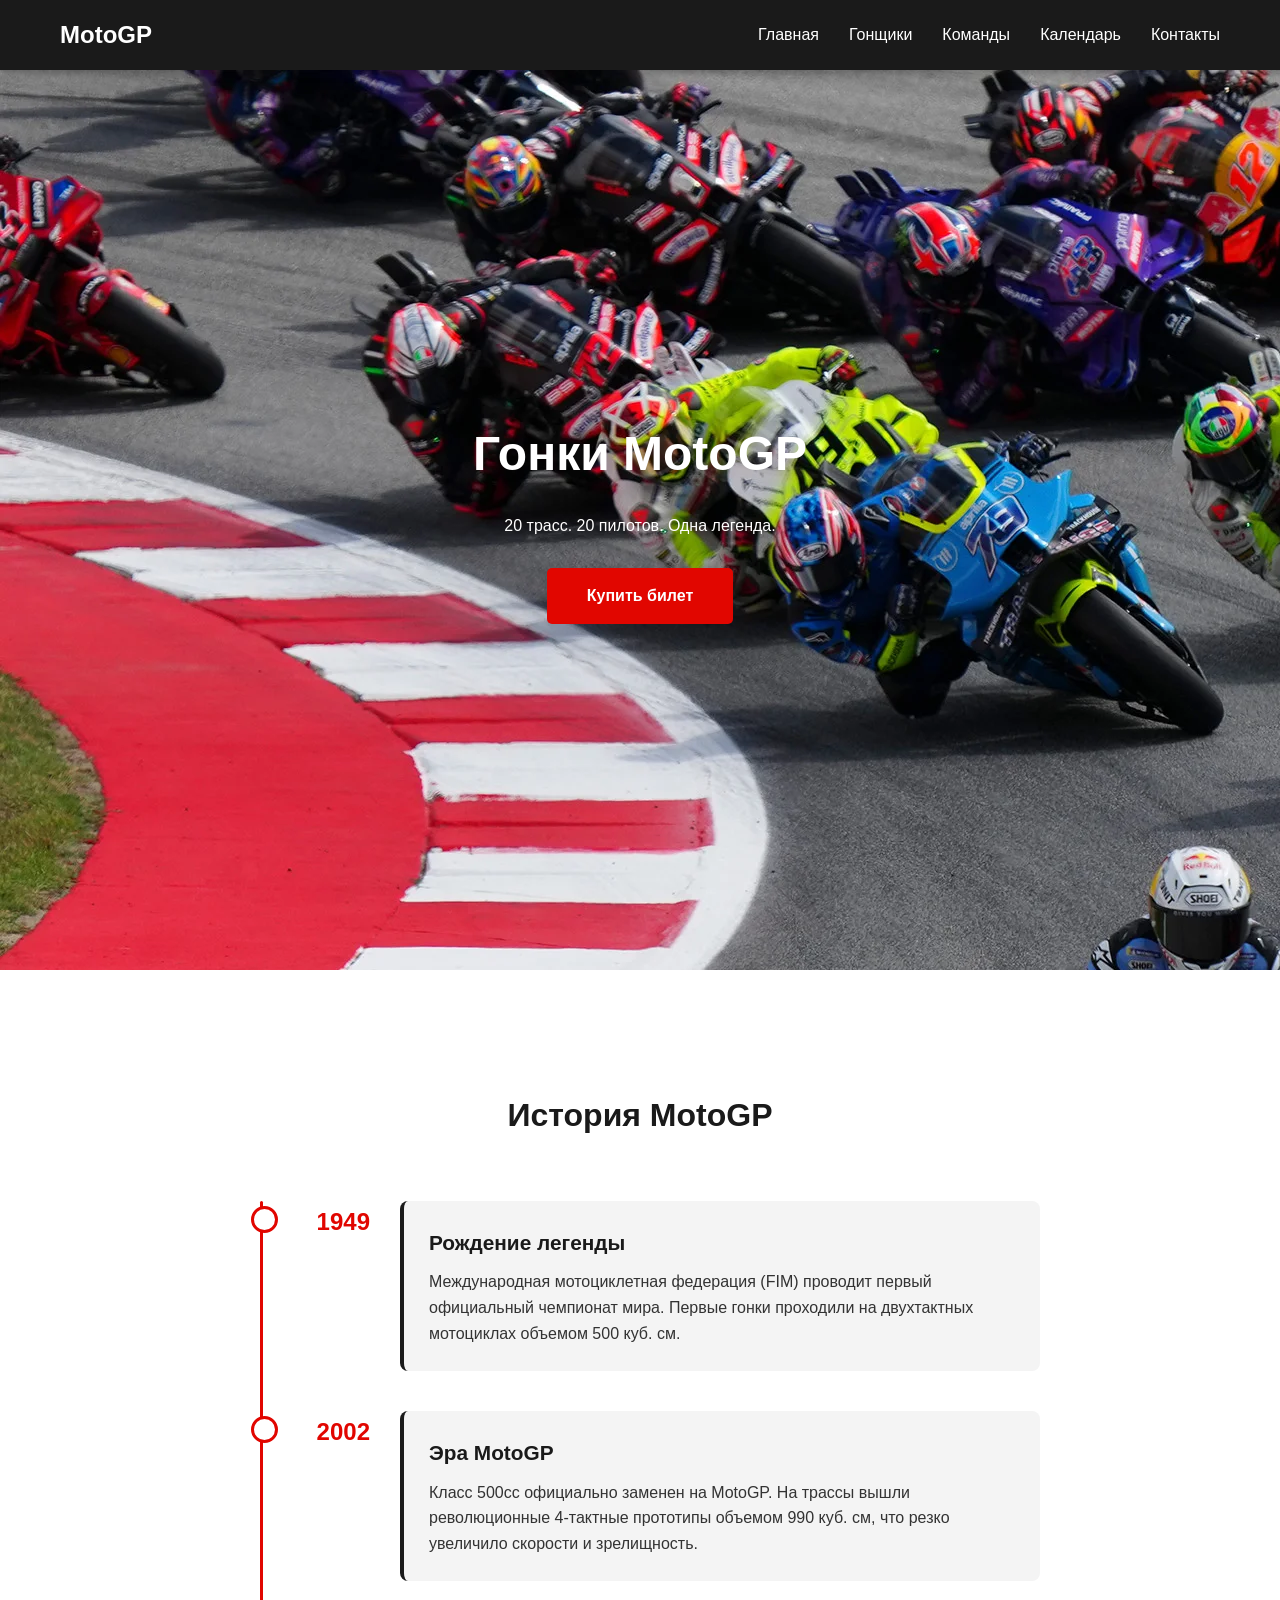
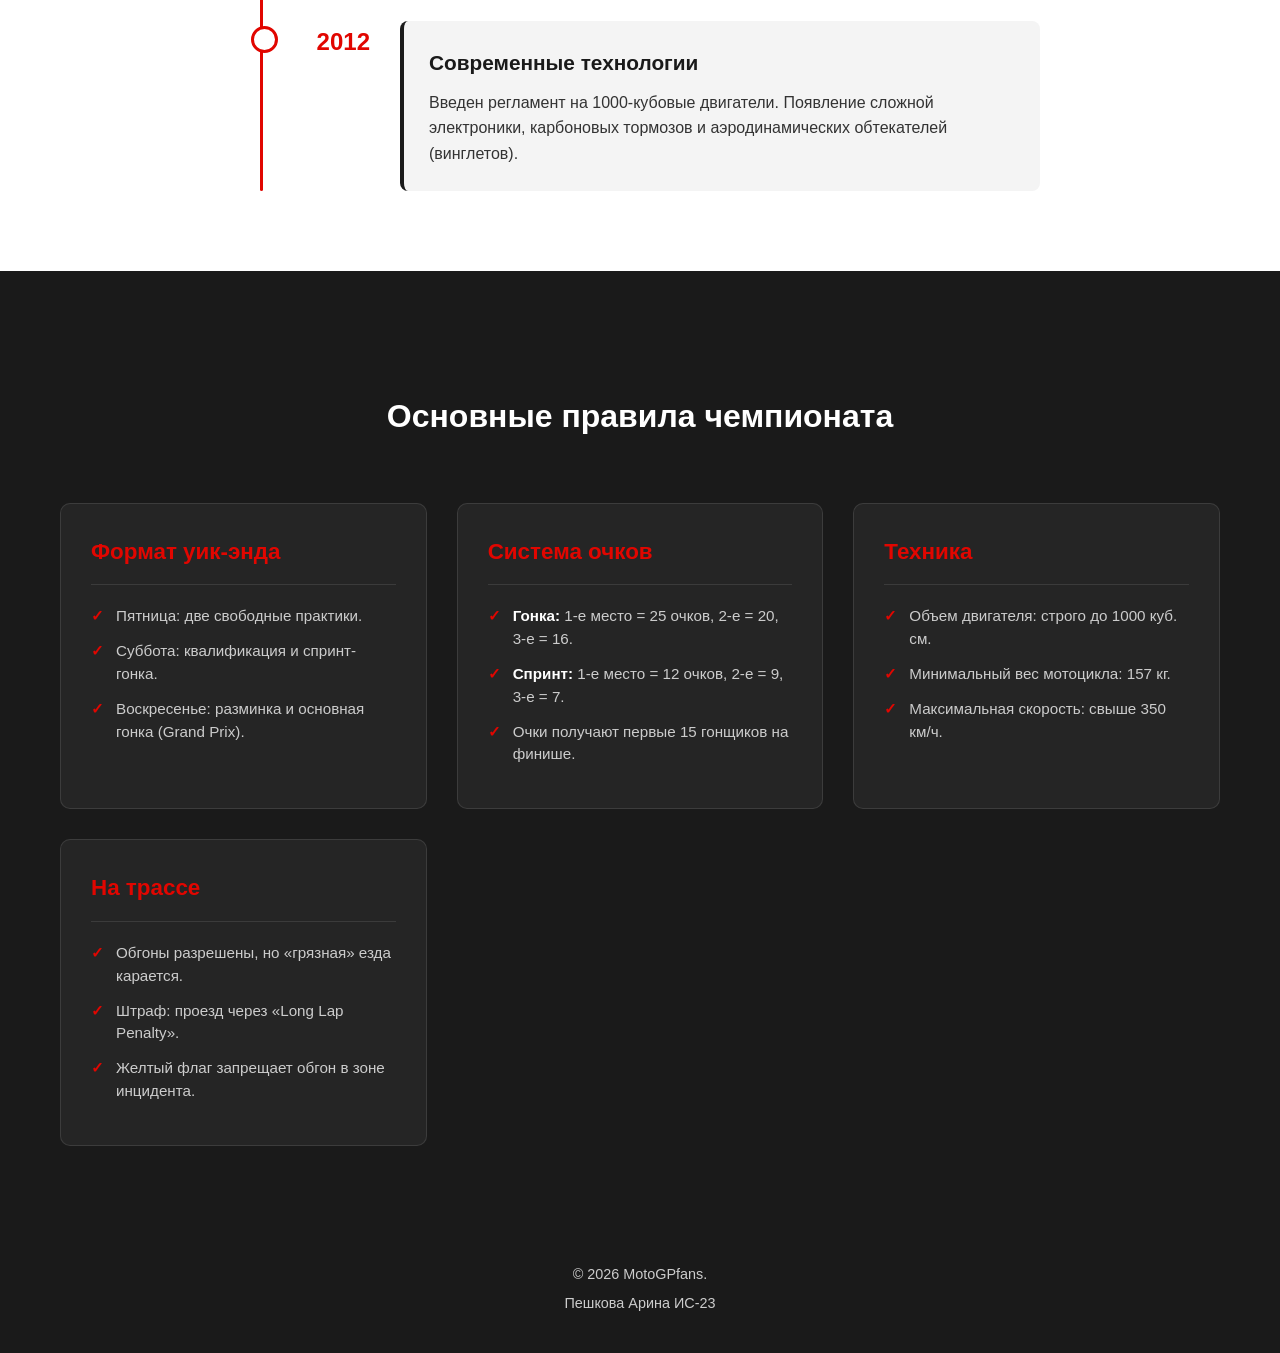
<file: index.html>
<!DOCTYPE html>
<html lang="ru">

<head>
    <meta charset="UTF-8">
    <meta name="viewport" content="width=device-width, initial-scale=1.0">
    <meta name="description" content="[Краткое описание сайта для поисковых систем]">
    <meta name="keywords" content="[мотогонки]">
    <title>О motoGP</title>
    <link rel="stylesheet" href="style.css">
</head>

<body>

    <header class="header">
        <div class="header__container container">
            <a href="index.html" class="header__logo">
                <span class="header__logo-text">MotoGP</span>
            </a>

            <nav class="header__nav" id="main-nav">
                <ul class="header__nav-list">
                    <li class="header__nav-item"><a href="index.html" class="header__nav-link">Главная</a></li>
                    <li class="header__nav-item"><a href="racers.html" class="header__nav-link">Гонщики</a></li>
                    <li class="header__nav-item"><a href="teams.html" class="header__nav-link">Команды</a></li>
                    <li class="header__nav-item"><a href="calendar.html" class="header__nav-link">Календарь</a></li>
                    <li class="header__nav-item"><a href="contact.html" class="header__nav-link">Контакты</a></li>
                </ul>
            </nav>

            <button class="header__burger" id="burger-btn" aria-label="Открыть меню">
                <span></span>
                <span></span>
                <span></span>
            </button>
        </div>
    </header>

    <main class="main">
        <section id="home" class="section hero home">
            <div class="container">
                <h1 class="hero__title">Гонки MotoGP</h1>
                <p class="hero__subtitle">20 трасс. 20 пилотов. Одна легенда.</p>
                <a href="contact.html" class="hero__btn">Купить билет</a>
            </div>
        </section>

        <section class="history">
            <div class="container history__container">
                <h2 class="section__title">История MotoGP</h2>
                <div class="history__timeline">
                    <article class="history__item">
                        <span class="history__year">1949</span>
                        <div class="history__content">
                            <h3 class="history__subtitle">Рождение легенды</h3>
                            <p class="history__text">Международная мотоциклетная федерация (FIM) проводит первый официальный
                                чемпионат мира. Первые гонки проходили на двухтактных мотоциклах объемом 500 куб. см.</p>
                        </div>
                    </article>
                    <article class="history__item">
                        <span class="history__year">2002</span>
                        <div class="history__content">
                            <h3 class="history__subtitle">Эра MotoGP</h3>
                            <p class="history__text">Класс 500cc официально заменен на MotoGP. На трассы вышли революционные
                                4-тактные прототипы объемом 990 куб. см, что резко увеличило скорости и зрелищность.</p>
                        </div>
                    </article>
                    <article class="history__item">
                        <span class="history__year">2012</span>
                        <div class="history__content">
                            <h3 class="history__subtitle">Современные технологии</h3>
                            <p class="history__text">Введен регламент на 1000-кубовые двигатели. Появление сложной электроники,
                                карбоновых тормозов и аэродинамических обтекателей (винглетов).</p>
                        </div>
                    </article>
                </div>
            </div>
        </section>
        
        <section class="rules">
            <div class="container rules__container">
                <h2 class="section__title">Основные правила чемпионата</h2>
                <div class="rules__grid">

                    <div class="rules__card">
                        <h3 class="rules__card-title">Формат уик-энда</h3>
                        <ul class="rules__list">
                            <li class="rules__list-item">Пятница: две свободные практики.</li>
                            <li class="rules__list-item">Суббота: квалификация и спринт-гонка.</li>
                            <li class="rules__list-item">Воскресенье: разминка и основная гонка (Grand Prix).</li>
                        </ul>
                    </div>

                    <div class="rules__card">
                        <h3 class="rules__card-title">Система очков</h3>
                        <ul class="rules__list">
                            <li class="rules__list-item"><strong>Гонка:</strong> 1-е место = 25 очков, 2-е = 20, 3-е = 16.</li>
                            <li class="rules__list-item"><strong>Спринт:</strong> 1-е место = 12 очков, 2-е = 9, 3-е = 7.</li>
                            <li class="rules__list-item">Очки получают первые 15 гонщиков на финише.</li>
                        </ul>
                    </div>

                    <div class="rules__card">
                        <h3 class="rules__card-title">Техника</h3>
                        <ul class="rules__list">
                            <li class="rules__list-item">Объем двигателя: строго до 1000 куб. см.</li>
                            <li class="rules__list-item">Минимальный вес мотоцикла: 157 кг.</li>
                            <li class="rules__list-item">Максимальная скорость: свыше 350 км/ч.</li>
                        </ul>
                    </div>

                    <div class="rules__card">
                        <h3 class="rules__card-title">На трассе</h3>
                        <ul class="rules__list">
                            <li class="rules__list-item">Обгоны разрешены, но «грязная» езда карается.</li>
                            <li class="rules__list-item">Штраф: проезд через «Long Lap Penalty».</li>
                            <li class="rules__list-item">Желтый флаг запрещает обгон в зоне инцидента.</li>
                        </ul>
                    </div>
                </div>
            </div>
        </section>
    </main>

    <footer class="footer">
        <div class="container footer__container">
            <p class="footer__text">© 2026 MotoGPfans.</p>
            <p class="footer__text">Пешкова Арина ИС-23</p>
        </div>
    </footer>

    <script src="script.js"></script>
</body>

</html>
</file>
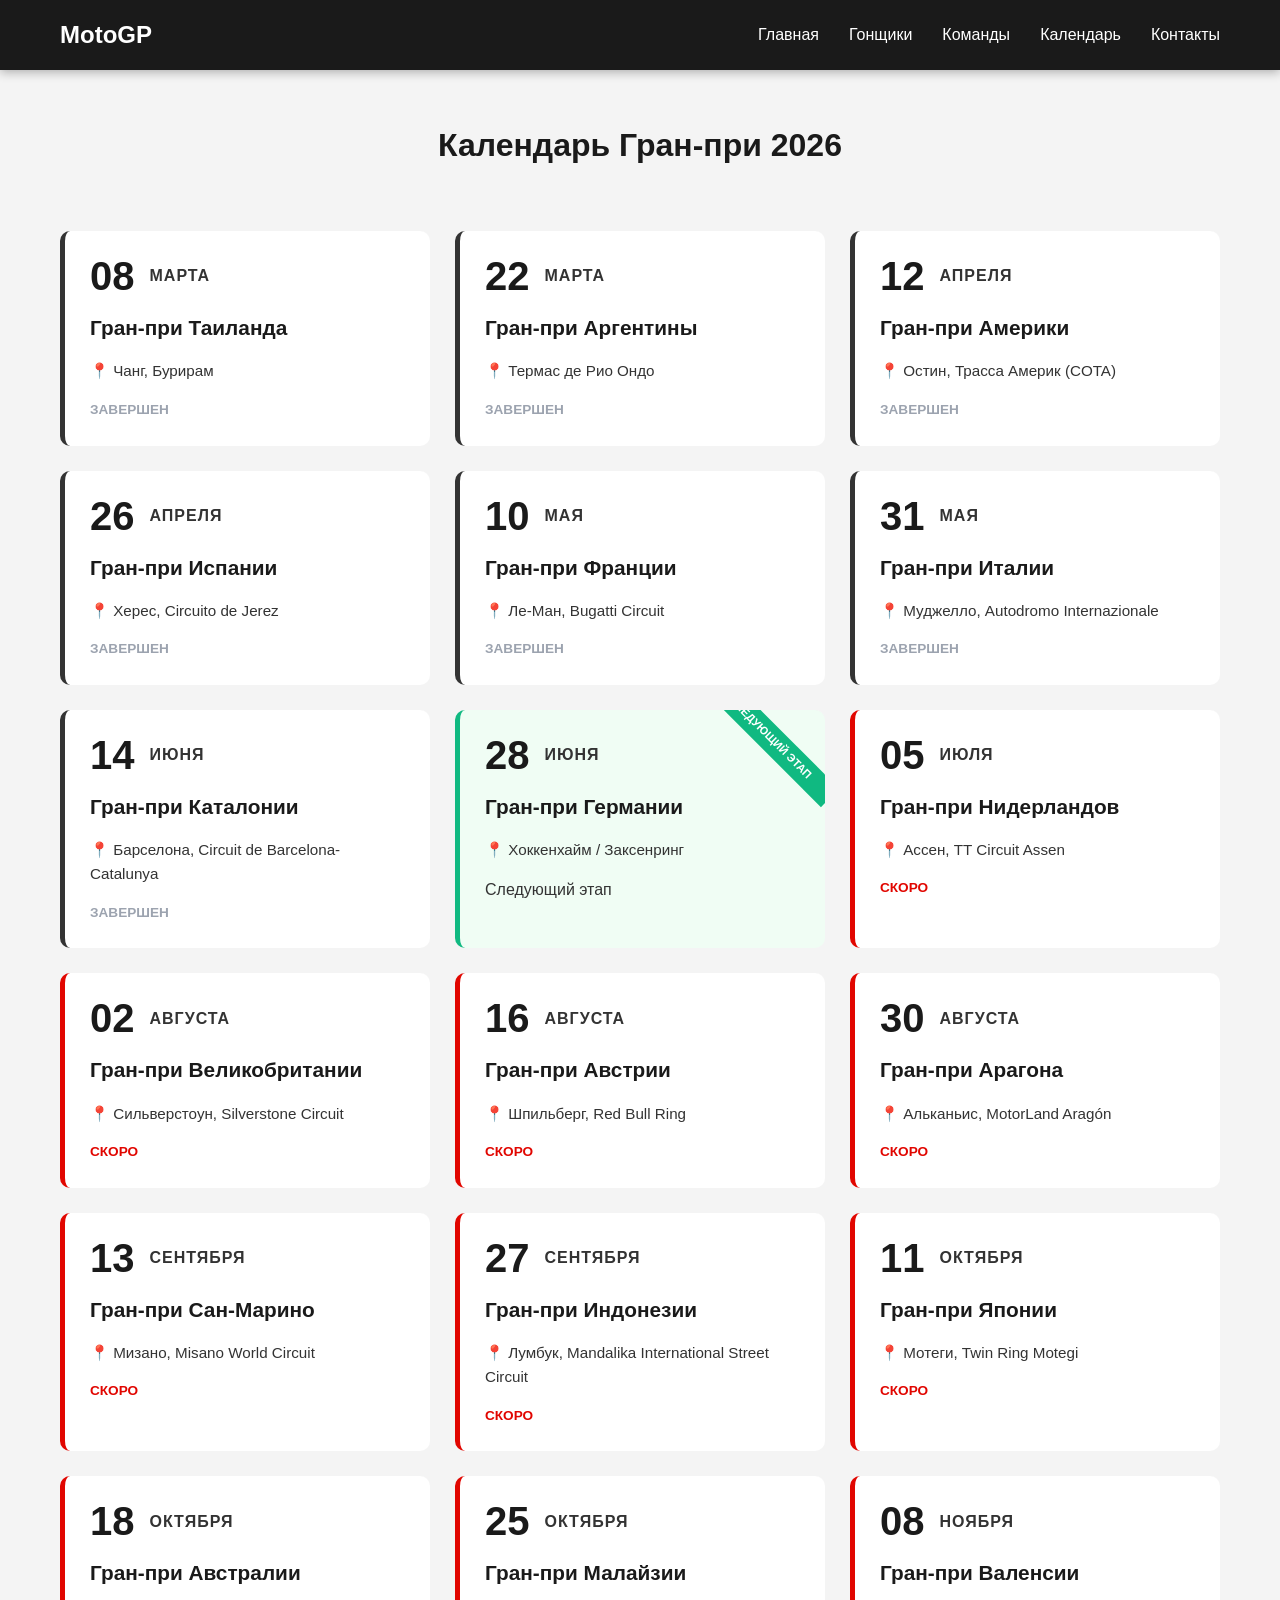
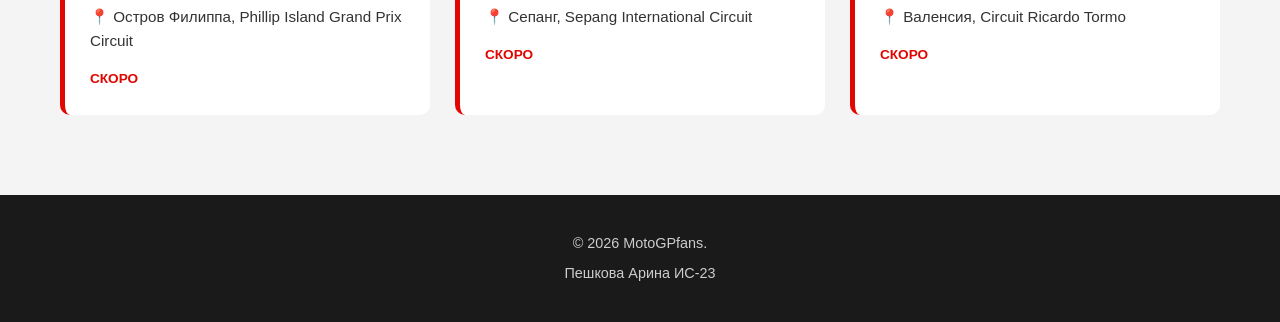
<file: calendar.html>
<!DOCTYPE html>
<html lang="en">
<head>
    <meta charset="UTF-8">
    <meta name="viewport" content="width=device-width, initial-scale=1.0">
    <title>Календврь</title>
    <link rel="stylesheet" href="style.css">
</head>
<body>
    <header class="header">
        <div class="header__container container">
            <a href="index.html" class="header__logo">
                <span class="header__logo-text">MotoGP</span>
            </a>

            <nav class="header__nav" id="main-nav">
                <ul class="header__nav-list">
                    <li class="header__nav-item"><a href="index.html" class="header__nav-link">Главная</a></li>
                    <li class="header__nav-item"><a href="racers.html" class="header__nav-link">Гонщики</a></li>
                    <li class="header__nav-item"><a href="teams.html" class="header__nav-link">Команды</a></li>
                    <li class="header__nav-item"><a href="calendar.html" class="header__nav-link">Календарь</a></li>
                    <li class="header__nav-item"><a href="contact.html" class="header__nav-link">Контакты</a></li>
                </ul>
            </nav>
    
            <button class="header__burger" id="burger-btn" aria-label="Открыть меню">
                <span></span>
                <span></span>
                <span></span>
            </button>
        </div>
    </header>

    <section id="calendar" class="calendar">
        <div class="container calendar__container">
            <h2 class="section__title">Календарь Гран-при 2026</h2>
            <div class="calendar-list">
    
                <article class="calendar__item ">
                    <div class="calendar__date-block">
                        <span class="calendar__day">08</span>
                        <span class="calendar__month">Марта</span>
                    </div>
                    <h3 class="calendar__title">Гран-при Таиланда</h3>
                    <p class="calendar__location">📍 Чанг, Бурирам</p>
                    <span class="calendar__status calendar__status--finished">Завершен</span>
                </article>
    
                <article class="calendar__item">
                    <div class="calendar__date-block">
                        <span class="calendar__day">22</span>
                        <span class="calendar__month">Марта</span>
                    </div>
                    <h3 class="calendar__title">Гран-при Аргентины</h3>
                    <p class="calendar__location">📍 Термас де Рио Ондо</p>
                    <span class="calendar__status calendar__status--finished">Завершен</span>
                </article>
    
                <article class="calendar__item">
                    <div class="calendar__date-block">
                        <span class="calendar__day">12</span>
                        <span class="calendar__month">Апреля</span>
                    </div>
                    <h3 class="calendar__title">Гран-при Америки</h3>
                    <p class="calendar__location">📍 Остин, Трасса Америк (COTA)</p>
                    <span class="calendar__status calendar__status--finished">Завершен</span>
                </article>
    
                <article class="calendar__item">
                    <div class="calendar__date-block">
                        <span class="calendar__day">26</span>
                        <span class="calendar__month">Апреля</span>
                    </div>
                    <h3 class="calendar__title">Гран-при Испании</h3>
                    <p class="calendar__location">📍 Херес, Circuito de Jerez</p>
                    <span class="calendar__status calendar__status--finished">Завершен</span>
                </article>
    
                <article class="calendar__item">
                    <div class="calendar__date-block">
                        <span class="calendar__day">10</span>
                        <span class="calendar__month">Мая</span>
                    </div>
                    <h3 class="calendar__title">Гран-при Франции</h3>
                    <p class="calendar__location">📍 Ле-Ман, Bugatti Circuit</p>
                    <span class="calendar__status calendar__status--finished">Завершен</span>
                </article>
    
                <article class="calendar__item">
                    <div class="calendar__date-block">
                        <span class="calendar__day">31</span>
                        <span class="calendar__month">Мая</span>
                    </div>
                    <h3 class="calendar__title">Гран-при Италии</h3>
                    <p class="calendar__location">📍 Муджелло, Autodromo Internazionale</p>
                    <span class="calendar__status calendar__status--finished">Завершен</span>
                </article>
    
                <article class="calendar__item ">
                    <div class="calendar__date-block">
                        <span class="calendar__day">14</span>
                        <span class="calendar__month">Июня</span>
                    </div>
                    <h3 class="calendar__title">Гран-при Каталонии</h3>
                    <p class="calendar__location">📍 Барселона, Circuit de Barcelona-Catalunya</p>
                    <span class="calendar__status calendar__status--finished">Завершен</span>
                </article>
    
                <article class="calendar__item calendar__item--next">
                    <div class="calendar__date-block">
                        <span class="calendar__day">28</span>
                        <span class="calendar__month">Июня</span>
                    </div>
                    <h3 class="calendar__title">Гран-при Германии</h3>
                    <p class="calendar__location">📍 Хоккенхайм / Заксенринг</p>
                    <span class="calendar__status">Следующий этап</span>
                </article>
    
                <article class="calendar__item calendar__item--upcoming">
                    <div class="calendar__date-block">
                        <span class="calendar__day">05</span>
                        <span class="calendar__month">Июля</span>
                    </div>
                    <h3 class="calendar__title">Гран-при Нидерландов</h3>
                    <p class="calendar__location">📍 Ассен, TT Circuit Assen</p>
                    <span class="calendar__status calendar__status--upcoming">Скоро</span>
                </article>
    
                <article class="calendar__item calendar__item--upcoming">
                    <div class="calendar__date-block">
                        <span class="calendar__day">02</span>
                        <span class="calendar__month">Августа</span>
                    </div>
                    <h3 class="calendar__title">Гран-при Великобритании</h3>
                    <p class="calendar__location">📍 Сильверстоун, Silverstone Circuit</p>
                    <span class="calendar__status calendar__status--upcoming">Скоро</span>
                </article>
    
                <article class="calendar__item calendar__item--upcoming">
                    <div class="calendar__date-block">
                        <span class="calendar__day">16</span>
                        <span class="calendar__month">Августа</span>
                    </div>
                    <h3 class="calendar__title">Гран-при Австрии</h3>
                    <p class="calendar__location">📍 Шпильберг, Red Bull Ring</p>
                    <span class="calendar__status calendar__status--upcoming">Скоро</span>
                </article>
    
                <article class="calendar__item calendar__item--upcoming">
                    <div class="calendar__date-block">
                        <span class="calendar__day">30</span>
                        <span class="calendar__month">Августа</span>
                    </div>
                    <h3 class="calendar__title">Гран-при Арагона</h3>
                    <p class="calendar__location">📍 Альканьис, MotorLand Aragón</p>
                    <span class="calendar__status calendar__status--upcoming">Скоро</span>
                </article>
    
                <article class="calendar__item calendar__item--upcoming">
                    <div class="calendar__date-block">
                        <span class="calendar__day">13</span>
                        <span class="calendar__month">Сентября</span>
                    </div>
                    <h3 class="calendar__title">Гран-при Сан-Марино</h3>
                    <p class="calendar__location">📍 Мизано, Misano World Circuit</p>
                    <span class="calendar__status calendar__status--upcoming">Скоро</span>
                </article>
    
                <article class="calendar__item calendar__item--upcoming">
                    <div class="calendar__date-block">
                        <span class="calendar__day">27</span>
                        <span class="calendar__month">Сентября</span>
                    </div>
                    <h3 class="calendar__title">Гран-при Индонезии</h3>
                    <p class="calendar__location">📍 Лумбук, Mandalika International Street Circuit</p>
                    <span class="calendar__status calendar__status--upcoming">Скоро</span>
                </article>
    
                <article class="calendar__item calendar__item--upcoming">
                    <div class="calendar__date-block">
                        <span class="calendar__day">11</span>
                        <span class="calendar__month">Октября</span>
                    </div>
                    <h3 class="calendar__title">Гран-при Японии</h3>
                    <p class="calendar__location">📍 Мотеги, Twin Ring Motegi</p>
                    <span class="calendar__status calendar__status--upcoming">Скоро</span>
                </article>
    
                <article class="calendar__item calendar__item--upcoming">
                    <div class="calendar__date-block">
                        <span class="calendar__day">18</span>
                        <span class="calendar__month">Октября</span>
                    </div>
                    <h3 class="calendar__title">Гран-при Австралии</h3>
                    <p class="calendar__location">📍 Остров Филиппа, Phillip Island Grand Prix Circuit</p>
                    <span class="calendar__status calendar__status--upcoming">Скоро</span>
                </article>
    
                <article class="calendar__item calendar__item--upcoming">
                    <div class="calendar__date-block">
                        <span class="calendar__day">25</span>
                        <span class="calendar__month">Октября</span>
                    </div>
                    <h3 class="calendar__title">Гран-при Малайзии</h3>
                    <p class="calendar__location">📍 Сепанг, Sepang International Circuit</p>
                    <span class="calendar__status calendar__status--upcoming">Скоро</span>
                </article>
    
                <article class="calendar__item calendar__item--upcoming">
                    <div class="calendar__date-block">
                        <span class="calendar__day">08</span>
                        <span class="calendar__month">Ноября</span>
                    </div>
                    <h3 class="calendar__title">Гран-при Валенсии</h3>
                    <p class="calendar__location">📍 Валенсия, Circuit Ricardo Tormo</p>
                    <span class="calendar__status calendar__status--upcoming">Скоро</span>
                </article>
    
            </div>
        </div>
    </section>

    <footer class="footer">
        <div class="container footer__container">
            <p class="footer__text">© 2026 MotoGPfans.</p>
            <p class="footer__text">Пешкова Арина ИС-23</p>
        </div>
    </footer>

    <script src="script.js"></script>

</body>
</html>
</file>
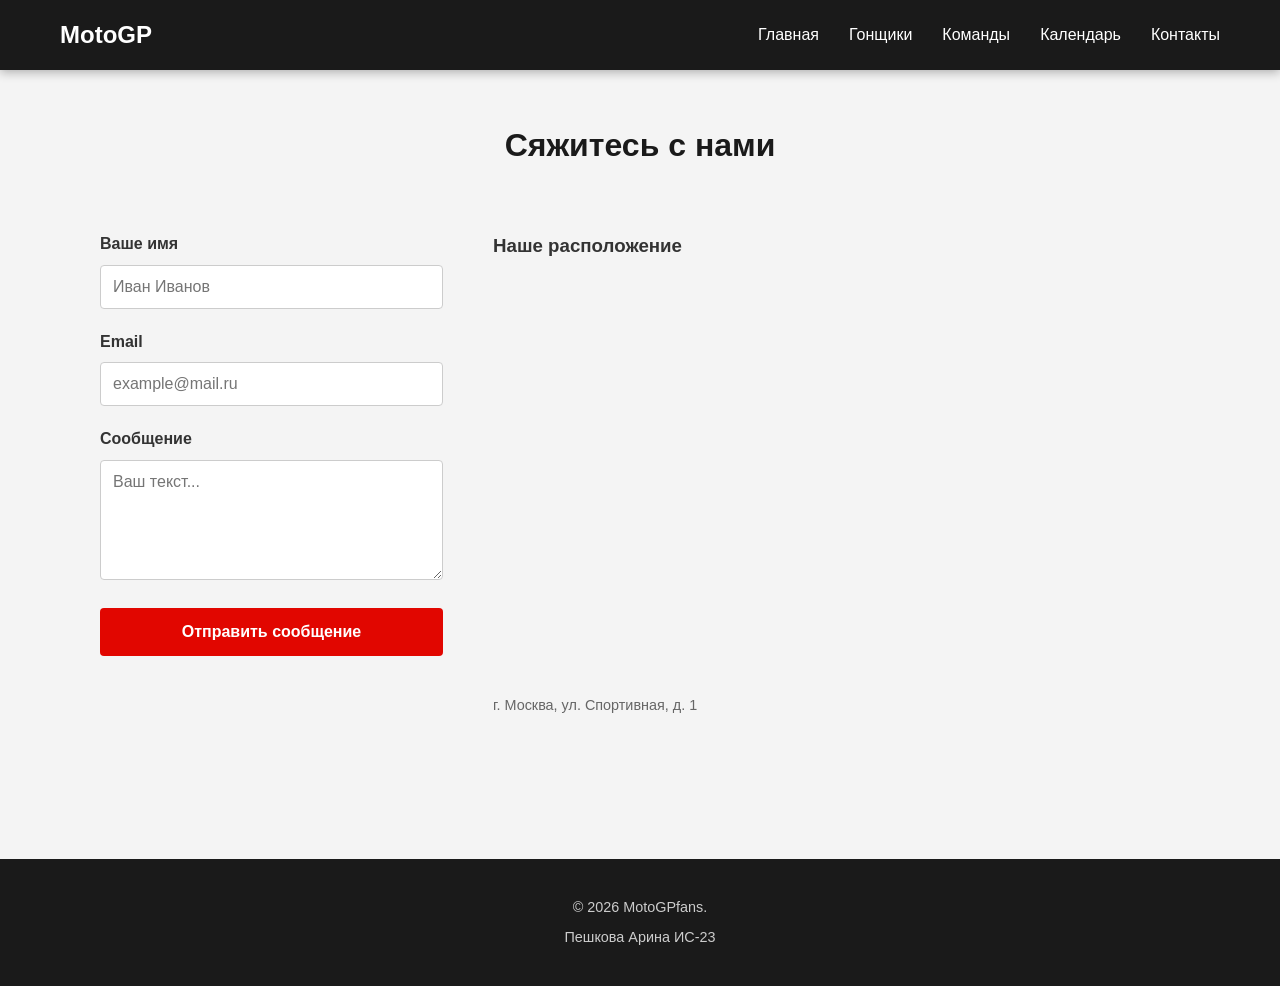
<file: contact.html>
<!DOCTYPE html>
<html lang="en">
<head>
    <meta charset="UTF-8">
    <meta name="viewport" content="width=device-width, initial-scale=1.0">
    <title>Контакты</title>
    <link rel="stylesheet" href="style.css">
</head>
<body>
    <header class="header">
        <div class="header__container container">
            <a href="index.html" class="header__logo">
                <span class="header__logo-text">MotoGP</span>
            </a>

            <nav class="header__nav" id="main-nav">
                <ul class="header__nav-list">
                    <li class="header__nav-item"><a href="index.html" class="header__nav-link">Главная</a></li>
                    <li class="header__nav-item"><a href="racers.html" class="header__nav-link">Гонщики</a></li>
                    <li class="header__nav-item"><a href="teams.html" class="header__nav-link">Команды</a></li>
                    <li class="header__nav-item"><a href="calendar.html" class="header__nav-link">Календарь</a></li>
                    <li class="header__nav-item"><a href="contact.html" class="header__nav-link">Контакты</a></li>
                </ul>
            </nav>
    
            <button class="header__burger" id="burger-btn" aria-label="Открыть меню">
                <span></span>
                <span></span>
                <span></span>
            </button>
        </div>
    </header>

    <section id="contact" class="section section--alt" style="height: 859px;">
        <div class="container">
            <h2 class="section__title">Сяжитесь с нами</h2>
            <div class="contact-wrapper">

                <form class="form" id="feedback-form" novalidate action="https://formspree.io/f/mlgkaoea" method="post">
                    <div class="form__group">
                        <label for="name" class="form__label">Ваше имя</label>
                        <input type="text" id="name" name="name" class="form__input" placeholder="Иван Иванов" required>
                        <span class="form__error" id="name-error"></span>
                    </div>
                    <div class="form__group">
                        <label for="email" class="form__label">Email</label>
                        <input type="email" id="email" name="email" class="form__input" placeholder="example@mail.ru" required>
                        <span class="form__error" id="email-error"></span>
                    </div>
                    <div class="form__group">
                        <label for="message" class="form__label">Сообщение</label>
                        <textarea id="message" name="message" class="form__textarea" placeholder="Ваш текст..." required
                            minlength="10"></textarea>
                        <span class="form__error" id="message-error"></span>
                    </div>
                    <button type="submit" class="form__submit">Отправить сообщение</button>

                    <div class="form__status" id="form-status" style="display: none;"></div>
                </form>

                <div class="map-container">
                    <h3 class="map-container__title">Наше расположение</h3>
                    <iframe
                        src="https://yandex.ru/map-widget/v1/?um=constructor%3Ad29a4ccef9caa50a158de3433d32881e7225caa5a7f4351d8749f2b4ef94585f&amp;source=constructor"
                        width="687" height="400" frameborder="0"></iframe>
                    <p class="map-container__address">г. Москва, ул. Спортивная, д. 1</p>
                </div>
            </div>
        </div>
    </section>

    <footer class="footer">
        <div class="container footer__container">
            <p class="footer__text">© 2026 MotoGPfans.</p>
            <p class="footer__text">Пешкова Арина ИС-23</p>
        </div>
    </footer>

    <script src="script.js"></script>
</body>
</html>
</file>
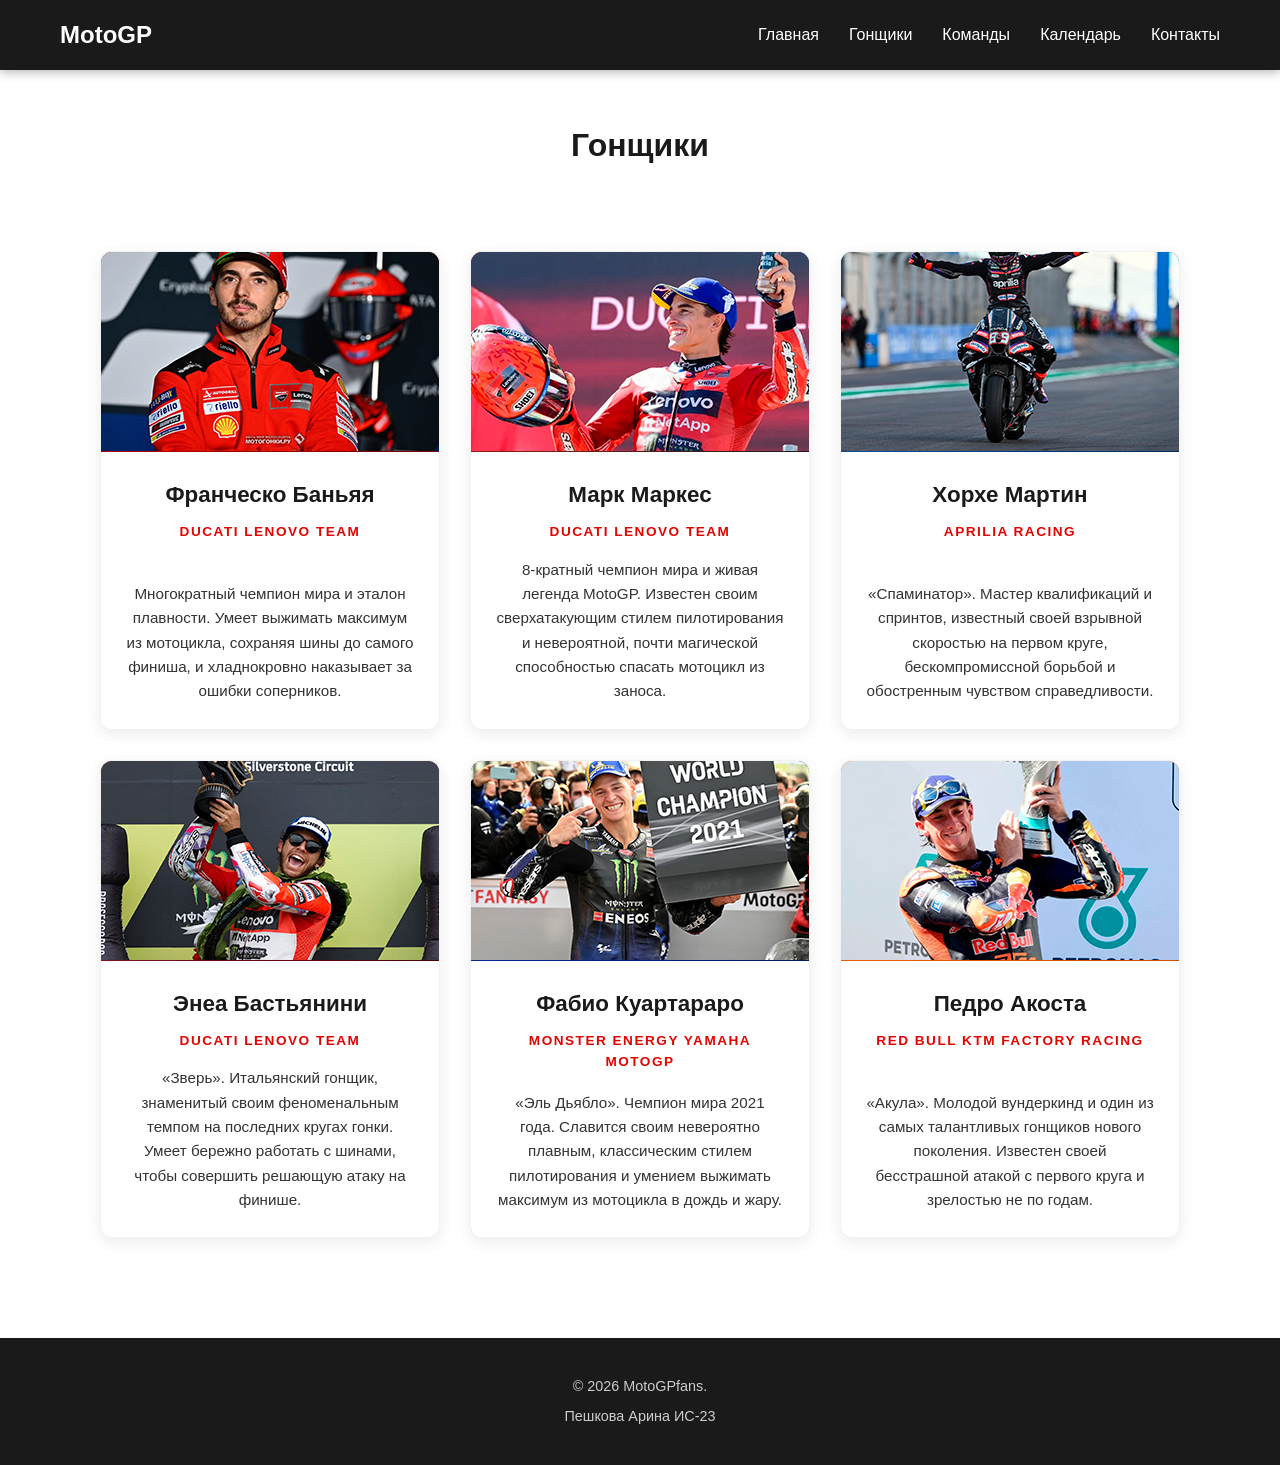
<file: racers.html>
<!DOCTYPE html>
<html lang="en">
<head>
    <meta charset="UTF-8">
    <meta name="viewport" content="width=device-width, initial-scale=1.0">
    <title>Гонщики</title>
    <link rel="stylesheet" href="style.css">
</head>
<body>
    <header class="header">
        <div class="header__container container">
            <a href="index.html" class="header__logo">
                <span class="header__logo-text">MotoGP</span>
            </a>

            <nav class="header__nav" id="main-nav">
                <ul class="header__nav-list">
                    <li class="header__nav-item"><a href="index.html" class="header__nav-link">Главная</a></li>
                    <li class="header__nav-item"><a href="racers.html" class="header__nav-link">Гонщики</a></li>
                    <li class="header__nav-item"><a href="teams.html" class="header__nav-link">Команды</a></li>
                    <li class="header__nav-item"><a href="calendar.html" class="header__nav-link">Календарь</a></li>
                    <li class="header__nav-item"><a href="contact.html" class="header__nav-link">Контакты</a></li>
                </ul>
            </nav>

            <button class="header__burger" id="burger-btn" aria-label="Открыть меню">
                <span></span>
                <span></span>
                <span></span>
            </button>
        </div>
    </header>

    <section id="riders" class="section">
        <div class="container" heigh="1000px">
            <h2 class="section__title">Гонщики</h2>
            <div class="riders-grid">

                <article class="rider-card">

                    <div class="rider-card__image rider-card__image--bagnaia">
                        <span class="rider-card__number"><img src="img/Франческо Баньяя.png" alt="Франческо Баньяя"></span>
                    </div>

                    <div class="rider-card__content">
                        <h3 class="rider-card__name">Франческо Баньяя</h3>
                        <p class="rider-card__team">Ducati Lenovo Team</p>
                        <p class="rider-card__description">Многократный чемпион мира и эталон плавности. Умеет выжимать максимум из
                            мотоцикла, сохраняя шины до самого финиша, и хладнокровно наказывает за ошибки соперников.</p>
                    </div>

                </article>

                <article class="rider-card">

                    <div class="rider-card__image rider-card__image--marquez">
                        <span class="rider-card__number"><img src="img/Марк Маркес.png" alt="Марк Маркес"></span>
                    </div>

                    <div class="rider-card__content">
                        <h3 class="rider-card__name">Марк Маркес</h3>
                        <p class="rider-card__team">Ducati Lenovo Team</p>
                        <p class="rider-card__description">8-кратный чемпион мира и живая легенда MotoGP. Известен своим
                            сверхатакующим стилем пилотирования и невероятной, почти магической способностью спасать мотоцикл из
                            заноса.</p>
                    </div>

                </article>

                <article class="rider-card">

                    <div class="rider-card__image rider-card__image--martin">
                        <span class="rider-card__number"><img src="img/Хорхе Мартин.png" alt="Хорхе Мартин"></span>
                    </div>

                    <div class="rider-card__content">
                        <h3 class="rider-card__name">Хорхе Мартин</h3>
                        <p class="rider-card__team">Aprilia Racing</p>
                        <p class="rider-card__description">«Спаминатор». Мастер квалификаций и спринтов, известный своей взрывной
                            скоростью на первом круге, бескомпромиссной борьбой и обостренным чувством справедливости.</p>
                    </div>

                </article>

                <article class="rider-card">
                    <div class="rider-card__image rider-card__image--bastianini">
                        <span class="rider-card__number"><img src="img/Энеа Бастьянини.png" alt="Энеа Бастьянини"></span>
                    </div>
                    <div class="rider-card__content">
                        <h3 class="rider-card__name">Энеа Бастьянини</h3>
                        <p class="rider-card__team">Ducati Lenovo Team</p>
                        <p class="rider-card__description">«Зверь». Итальянский гонщик, знаменитый своим феноменальным темпом на
                            последних кругах гонки. Умеет бережно работать с шинами, чтобы совершить решающую атаку на финише.</p>
                    </div>
                </article>

                <article class="rider-card">
                    <div class="rider-card__image rider-card__image--quartararo">
                        <span class="rider-card__number"><img src="img/Фабио Куартараро.png" alt="Фабио Куартараро"></span>
                    </div>
                    <div class="rider-card__content">
                        <h3 class="rider-card__name">Фабио Куартараро</h3>
                        <p class="rider-card__team">Monster Energy Yamaha MotoGP</p>
                        <p class="rider-card__description">«Эль Дьябло». Чемпион мира 2021 года. Славится своим невероятно плавным,
                            классическим стилем пилотирования и умением выжимать максимум из мотоцикла в дождь и жару.</p>
                    </div>
                </article>

                <article class="rider-card">
                    <div class="rider-card__image rider-card__image--acosta">
                        <span class="rider-card__number"><img src="img/Педро Акоста.png" alt=""></span>
                    </div>
                    <div class="rider-card__content">
                        <h3 class="rider-card__name">Педро Акоста</h3>
                        <p class="rider-card__team">Red Bull KTM Factory Racing</p>
                        <p class="rider-card__description">«Акула». Молодой вундеркинд и один из самых талантливых гонщиков нового
                            поколения. Известен своей бесстрашной атакой с первого круга и зрелостью не по годам.</p>
                    </div>
                </article>

            </div>
            
        </div>
    </section>

    <footer class="footer">
        <div class="container footer__container">
            <p class="footer__text">© 2026 MotoGPfans.</p>
            <p class="footer__text">Пешкова Арина ИС-23</p>
        </div>
    </footer>

    <script src="script.js"></script>
</body>
</html>
</file>
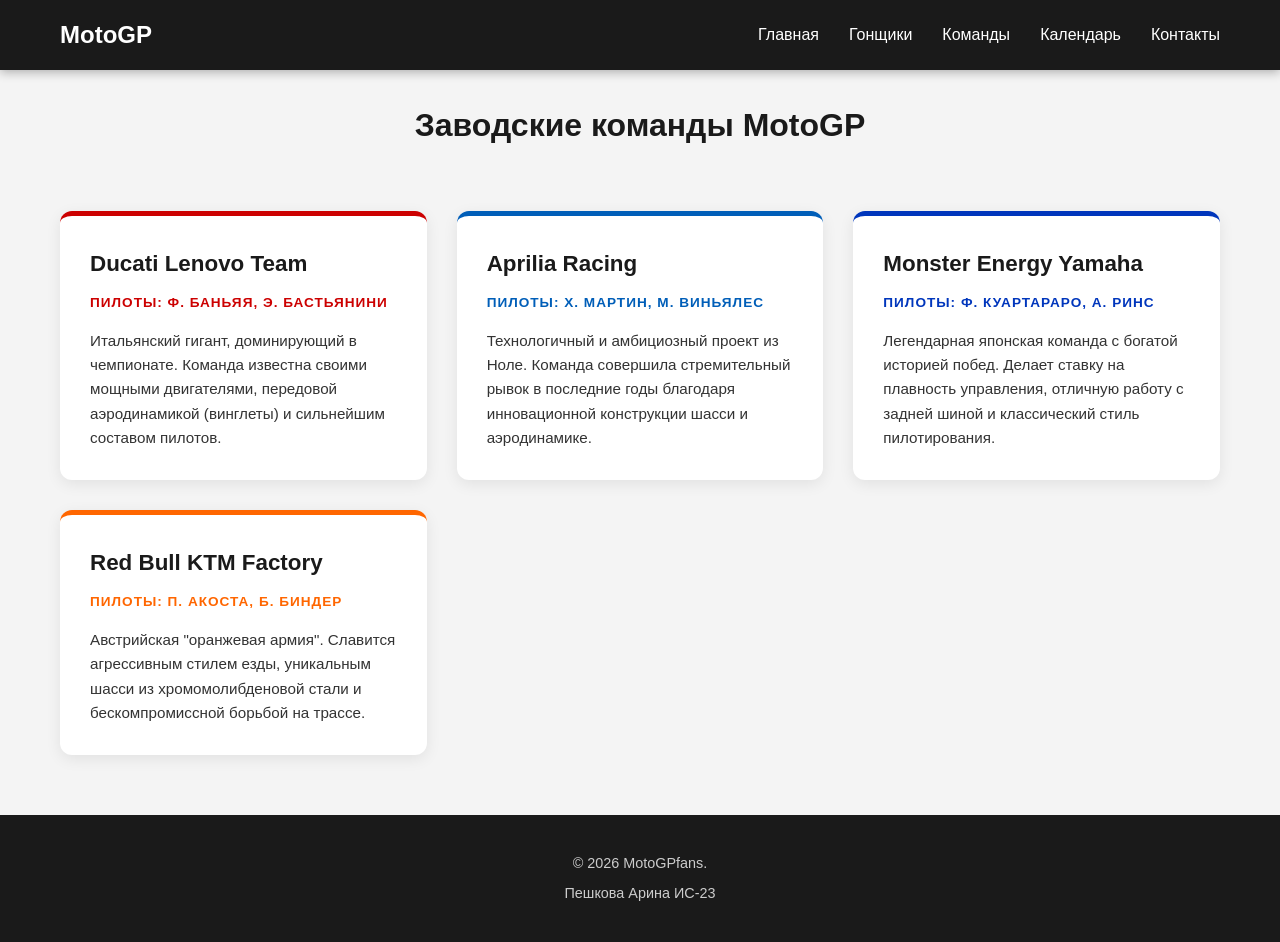
<file: teams.html>
<!DOCTYPE html>
<html lang="en">
<head>
    <meta charset="UTF-8">
    <meta name="viewport" content="width=device-width, initial-scale=1.0">
    <title>Команды</title>
    <link rel="stylesheet" href="style.css">
</head>
<body>
    <header class="header">
        <div class="header__container container">
            <a href="index.html" class="header__logo">
                <span class="header__logo-text">MotoGP</span>
            </a>

            <nav class="header__nav" id="main-nav">
                <ul class="header__nav-list">
                    <li class="header__nav-item"><a href="index.html" class="header__nav-link">Главная</a></li>
                    <li class="header__nav-item"><a href="racers.html" class="header__nav-link">Гонщики</a></li>
                    <li class="header__nav-item"><a href="teams.html" class="header__nav-link">Команды</a></li>
                    <li class="header__nav-item"><a href="calendar.html" class="header__nav-link">Календарь</a></li>
                    <li class="header__nav-item"><a href="contact.html" class="header__nav-link">Контакты</a></li>
                </ul>
            </nav>
    
            <button class="header__burger" id="burger-btn" aria-label="Открыть меню">
                <span></span>
                <span></span>
                <span></span>
            </button>
        </div>
    </header>

    <section class="teams">
        <div class="container teams__container">
            <h2 class="section__title">Заводские команды MotoGP</h2>
            <div class="teams__grid">

                <article class="team-card team-card--ducati">
                    <h3 class="team-card__title">Ducati Lenovo Team</h3>
                    <p class="team-card__riders">Пилоты: Ф. Баньяя, Э. Бастьянини</p>
                    <p class="team-card__description">Итальянский гигант, доминирующий в чемпионате. Команда известна своими
                        мощными двигателями, передовой аэродинамикой (винглеты) и сильнейшим составом пилотов.</p>
                </article>

                <article class="team-card team-card--aprilia">
                    <h3 class="team-card__title">Aprilia Racing</h3>
                    <p class="team-card__riders">Пилоты: Х. Мартин, М. Виньялес</p>
                    <p class="team-card__description">Технологичный и амбициозный проект из Ноле. Команда совершила
                        стремительный рывок в последние годы благодаря инновационной конструкции шасси и аэродинамике.</p>
                </article>

                <article class="team-card team-card--yamaha">
                    <h3 class="team-card__title">Monster Energy Yamaha</h3>
                    <p class="team-card__riders">Пилоты: Ф. Куартараро, А. Ринс</p>
                    <p class="team-card__description">Легендарная японская команда с богатой историей побед. Делает ставку
                        на плавность управления, отличную работу с задней шиной и классический стиль пилотирования.</p>
                </article>

                <article class="team-card team-card--ktm">
                    <h3 class="team-card__title">Red Bull KTM Factory</h3>
                    <p class="team-card__riders">Пилоты: П. Акоста, Б. Биндер</p>
                    <p class="team-card__description">Австрийская "оранжевая армия". Славится агрессивным стилем езды,
                        уникальным шасси из хромомолибденовой стали и бескомпромиссной борьбой на трассе.</p>
                </article>
    
            </div>
        </div>
    </section>

    <footer class="footer">
        <div class="container footer__container">
            <p class="footer__text">© 2026 MotoGPfans.</p>
            <p class="footer__text">Пешкова Арина ИС-23</p>
        </div>
    </footer>

    <script src="script.js"></script>
</body>
</html>
</file>
<file: style.css>
:root {
    --color-primary: #e10600; 
    --color-dark: #1a1a1a;
    --color-light: #ffffff;
    --color-gray: #f4f4f4;
    --color-text: #333333;
    --font-main: Arial, sans-serif;
    --container-width: 1200px;
    --transition: all 0.3s ease;
}

* {
    margin: 0;
    padding: 0;
    box-sizing: border-box;
}

body {
    font-family: var(--font-main);
    color: var(--color-text);
    line-height: 1.6;
    background-color: var(--color-light);
}

.container {
    max-width: var(--container-width);
    margin: 0 auto;
    padding: 0 20px;
}

/*HEADER*/
.header {
    background-color: var(--color-dark);
    position: fixed;
    top: 0;
    width: 100%;
    z-index: 1000;
    box-shadow: 0 2px 10px rgba(0,0,0,0.3);
}

.header__container {
    display: flex;
    justify-content: space-between;
    align-items: center;
    height: 70px;
}

.header__logo {
    color: var(--color-light);
    font-size: 1.5rem;
    font-weight: bold;
    text-decoration: none;
}

.header__nav-list {
    display: flex;
    list-style: none;
    gap: 30px;
}

.header__nav-link {
    color: var(--color-light);
    text-decoration: none;
    font-weight: 500;
    transition: var(--transition);
}

.header__nav-link:hover {
    color: var(--color-primary);
}

.header__burger {
    display: none;
    flex-direction: column;
    background: none;
    border: none;
    cursor: pointer;
    gap: 5px;
}

.header__burger span {
    width: 25px;
    height: 3px;
    background-color: var(--color-light);
    transition: var(--transition);
}

/*MAIN SECTIONS*/
.main {
    margin-top: 70px;
}

.section {
    padding: 80px;
}

.section--alt {
    background-color: var(--color-gray);
}

.section__title {
    text-align: center;
    font-size: 2.5rem;
    margin-bottom: 50px;
    color: var(--color-dark);
}

.home {
    background-image: url(img/i.webp);
}

.history {
    padding: 80px 0;
    background-color: var(--color-light); 
}

.history__timeline {
    display: flex;
    flex-direction: column;
    gap: 40px;
    position: relative;
    max-width: 800px;
    margin: 0 auto;
}

.history__timeline::before {
    content: '';
    position: absolute;
    left: 20px; 
    top: 0;
    bottom: 0;
    width: 3px;
    background-color: var(--color-primary);
    border-radius: 3px;
}

.history__item {
    display: flex;
    gap: 30px;
    position: relative;
    padding-left: 50px; 
}

.history__item::before {
    content: '';
    position: absolute;
    left: 11px;
    top: 5px;
    width: 21px;
    height: 21px;
    background-color: var(--color-light);
    border: 3px solid var(--color-primary);
    border-radius: 50%;
    z-index: 1;
}

.history__year {
    min-width: 80px;
    font-size: 1.5rem;
    font-weight: bold;
    color: var(--color-primary);
    text-align: right;
    padding-top: 2px;
}

.history__content {
    flex: 1;
    background: var(--color-gray);
    padding: 25px;
    border-radius: 8px;
    border-left: 4px solid var(--color-dark);
    transition: var(--transition);
}

.history__content:hover {
    transform: translateX(5px);
    box-shadow: 0 5px 15px rgba(0,0,0,0.1);
}

.history__subtitle {
    font-size: 1.3rem;
    margin-bottom: 10px;
    color: var(--color-dark);
}

.history__text {
    color: var(--color-text);
    line-height: 1.6;
}

.rules {
    padding: 80px 0;
    background-color: var(--color-dark); 
    color: var(--color-light);
}

.rules .section__title {
    color: var(--color-light); 
}

.rules__grid {
    display: grid;
    grid-template-columns: repeat(auto-fit, minmax(280px, 1fr));
    gap: 30px;
}

.rules__card {
    background-color: rgba(255, 255, 255, 0.05); /* Полупрозрачный фон */
    border: 1px solid rgba(255, 255, 255, 0.1);
    border-radius: 10px;
    padding: 30px;
    transition: var(--transition);
}

.rules__card:hover {
    background-color: rgba(255, 255, 255, 0.1);
    border-color: var(--color-primary);
    transform: translateY(-5px);
}

.rules__card-title {
    font-size: 1.4rem;
    margin-bottom: 20px;
    color: var(--color-primary);
    border-bottom: 1px solid rgba(255, 255, 255, 0.1);
    padding-bottom: 15px;
}

.rules__list {
    list-style: none;
    padding: 0;
}

.rules__list-item {
    position: relative;
    padding-left: 25px;
    margin-bottom: 12px;
    line-height: 1.5;
    color: #ccc;
    font-size: 0.95rem;
}

.rules__list-item::before {
    content: '✓';
    position: absolute;
    left: 0;
    color: var(--color-primary);
    font-weight: bold;
}

.rules__list-item strong {
    color: var(--color-light);
}

@media (max-width: 768px) {
    .history__item {
        flex-direction: column;
        gap: 10px;
        padding-left: 40px;
    }

    .history__timeline::before {
        left: 10px;
    }

    .history__item::before {
        left: 1px;
        width: 19px;
        height: 19px;
    }

    .history__year {
        text-align: left;
        font-size: 1.2rem;
    }

    .rules__grid {
        grid-template-columns: 1fr; 
    }
}

/*HERO*/
.hero {
    background-color: var(--color-dark);
    color: var(--color-light);
    text-align: center;
    padding: 120px 0;
    min-height: 100dvh; 
    display: flex;
    flex-direction: column;
    justify-content: center;
    align-items: center;
}

.hero__title {
    font-size: 3rem;
    margin-bottom: 20px;
}

.hero__btn {
    display: inline-block;
    margin-top: 30px;
    padding: 15px 40px;
    background-color: var(--color-primary);
    color: var(--color-light);
    text-decoration: none;
    border-radius: 5px;
    font-weight: bold;
    transition: var(--transition);
}

.hero__btn:hover {
    background-color: #b30500;
}

.grid-container {
    display: grid;
    grid-template-columns: repeat(auto-fit, minmax(300px, 1fr));
    gap: 30px;
}

.card {
    background: var(--color-light);
    padding: 30px;
    border-radius: 8px;
    box-shadow: 0 4px 15px rgba(0,0,0,0.1);
    transition: var(--transition);
}

.card:hover {
    transform: translateY(-5px);
}

.card__title {
    font-size: 1.5rem;
    margin-bottom: 15px;
    color: var(--color-primary);
}

.card__text {
    color: #666;
}

/*RACERS*/
.riders-grid {
    display: grid;
    grid-template-columns: repeat(auto-fit, minmax(280px, 1fr));
    gap: 30px;
    padding: 20px 0;
}

.rider-card {
    background-color: var(--color-light);
    border-radius: 12px;
    overflow: hidden;
    box-shadow: 0 4px 15px rgba(0, 0, 0, 0.08);
    transition: transform 0.3s ease, box-shadow 0.3s ease;
    border: 1px solid rgba(0, 0, 0, 0.05);
    display: flex;
    flex-direction: column;
}

.rider-card:hover {
    transform: translateY(-8px);
    box-shadow: 0 12px 25px rgba(0, 0, 0, 0.15);
}

.rider-card__image {
    height: 200px;
    display: flex;
    align-items: center;
    justify-content: center;
    position: relative;
}

.rider-card__number {
    font-size: 5rem;
    font-weight: 900;
    color: rgba(255, 255, 255, 0.9);
    text-shadow: 0 4px 10px rgba(0, 0, 0, 0.3);
    font-family: 'Arial Black', 'Impact', sans-serif;
}

.rider-card__content {
    padding: 25px;
    text-align: center;
    flex-grow: 1;
    display: flex;
    flex-direction: column;
}

.rider-card__name {
    font-size: 1.4rem;
    color: var(--color-dark);
    margin-bottom: 8px;
    font-weight: 700;
}

.rider-card__team {
    font-size: 0.85rem;
    color: var(--color-primary);
    text-transform: uppercase;
    letter-spacing: 1.5px;
    font-weight: 700;
    margin-bottom: 15px;
}

.rider-card__description {
    font-size: 0.95rem;
    color: var(--color-text);
    line-height: 1.6;
    margin-top: auto; 
}

.rider-card__image--bagnaia {
    background: linear-gradient(135deg, #cc0000 0%, #7a0000 100%); 
}

.rider-card__image--marquez {
    background: linear-gradient(135deg, #d81e05 0%, #1a1a1a 100%);
}

.rider-card__image--martin {
    background: linear-gradient(135deg, #005eb8 0%, #002d62 100%); 
}

.rider-card__image--bastianini {
    background: linear-gradient(135deg, #9e1b32 0%, #4a0000 100%);
}

.rider-card__image--quartararo {
    background: linear-gradient(135deg, #0036bc 0%, #001a5c 100%);
}

.rider-card__image--acosta {
    background: linear-gradient(135deg, #ff6600 0%, #cc5200 100%);
}

@media (max-width: 480px) {
    .riders-grid {
        grid-template-columns: 1fr; 
        gap: 20px;
    }
    
    .rider-card__number {
        font-size: 4rem;
    }
    
    .rider-card__content {
        padding: 20px;
    }
}

/*TEAMS*/
.teams {
    padding: 60px 0;
    background-color: var(--color-gray, #f4f4f4);
    min-height: max-content;
}

.teams__container {
    max-width: 1200px;
    margin: 0 auto;
    padding: 0 20px;
}

.section__title {
    text-align: center;
    font-size: 2rem;
    margin: 40px 0 60px 0;
    color: var(--color-dark, #1a1a1a);
}

.teams__grid {
    display: grid;
    grid-template-columns: repeat(auto-fit, minmax(280px, 1fr));
    gap: 30px;
    width: 100%;
}

.team-card {
    background-color: white;
    border-radius: 12px;
    padding: 30px;
    border-top: 5px solid transparent;
    box-shadow: 0 4px 15px rgba(0, 0, 0, 0.08);
    transition: transform 0.3s ease, box-shadow 0.3s ease;
    width: 100%;
    box-sizing: border-box;
}

.team-card:hover {
    transform: translateY(-5px);
    box-shadow: 0 8px 25px rgba(0, 0, 0, 0.15);
}

.team-card__title {
    font-size: 1.4rem;
    margin-bottom: 10px;
    color: var(--color-dark, #1a1a1a);
}

.team-card__riders {
    font-size: 0.85rem;
    font-weight: 700;
    text-transform: uppercase;
    letter-spacing: 1px;
    margin-bottom: 15px;
}

.team-card__description {
    font-size: 0.95rem;
    color: var(--color-text, #666);
    line-height: 1.6;
}

.team-card--ducati { border-top-color: #cc0000; }
.team-card--ducati .team-card__riders { color: #cc0000; }

.team-card--aprilia { border-top-color: #005eb8; }
.team-card--aprilia .team-card__riders { color: #005eb8; }

.team-card--yamaha { border-top-color: #0036bc; }
.team-card--yamaha .team-card__riders { color: #0036bc; }

.team-card--ktm { border-top-color: #ff6600; }
.team-card--ktm .team-card__riders { color: #ff6600; }

@media screen and (max-width: 768px) {
    .teams {
        padding: 40px 0;
    }
    
    .teams__container {
        padding: 0 15px;
    }
    
    .section__title {
        font-size: 1.5rem;
        margin-bottom: 25px;
    }

    .teams__grid {
        display: grid;
        grid-template-columns: 1fr;
        gap: 20px;
        width: 100%;
    }
    
    .team-card {
        width: 100%;
        max-width: 100%;
        padding: 20px 15px;
        box-sizing: border-box;
        margin: 0;
    }
    
    .team-card__title {
        font-size: 1.2rem;
    }
    
    .team-card__description {
        font-size: 0.9rem;
        line-height: 1.5 
    }
}

@media screen and (max-width: 375px) {
    .teams {
        padding: 30px 0 
    }
    
    .teams__grid {
        gap: 15px 
    }
    
    .team-card {
        padding: 15px 12px ;
    }
    
    .team-card__title {
        font-size: 1.1rem 
    }
    
    .team-card__riders {
        font-size: 0.75rem
    }
    
    .team-card__description {
        font-size: 0.85rem;
        line-height: 1.4 
    }
}

/*CALENDAR*/
.calendar { 
    padding: 80px 0;
    background-color: 
    var(--color-gray); 
}

.calendar-list { 
    display: grid; 
    grid-template-columns: repeat(auto-fit, minmax(320px, 1fr)); 
    gap: 25px; 
}

.calendar__item { 
    background-color: var(--color-light); 
    border-radius: 10px; 
    padding: 25px; 
    display: flex; 
    flex-direction: column; 
    gap: 15px; 
    border-left: 5px solid var(--color-text); 
    transition: var(--transition); 
}

.calendar__item:hover { 
    transform: translateY(-5px); 
    box-shadow: 0 10px 25px rgba(0,0,0,0.1); 
}

.calendar__date-block { 
    display: flex;
    align-items: center; 
    gap: 15px; 
}

.calendar__day { 
    font-size: 2.5rem; 
    font-weight: 800; 
    line-height: 1; 
    color: var(--color-dark); 
}

.calendar__month { 
    font-size: 1rem; 
    text-transform: uppercase; 
    font-weight: 700; 
    letter-spacing: 1px; 
    color: var(--color-text); 
}

.calendar__title { 
    font-size: 1.3rem; 
    color: var(--color-dark); 
    margin: 0; 
}

.calendar__location { 
    font-size: 0.95rem; 
    color: var(--color-text); 
    display: flex; 
    align-items: center; 
    gap: 6px; 
}

.calendar__item--finished { 
    border-left-color: #9ca3af; 
    opacity: 0.7; 
}

.calendar__status--finished { 
    color: #9ca3af; 
    font-weight: 600; 
    font-size: 0.85rem; 
    text-transform: uppercase; 
}

.calendar__item--upcoming { 
    border-left-color: var(--color-primary); 
}

.calendar__status--upcoming { 
    color: var(--color-primary); 
    font-weight: 600; 
    font-size: 0.85rem; 
    text-transform: uppercase; 
}

.calendar__item--next { 
    border-left-color: #10b981; 
    background-color: #f0fdf4; 
    position: relative; 
    overflow: hidden; 
}

.calendar__item--next::before {
    content: 'СЛЕДУЮЩИЙ ЭТАП'; 
    position: absolute; 
    top: 15px; 
    right: -30px; 
    background-color: #10b981; 
    color: white; 
    font-size: 0.7rem; 
    font-weight: bold;
    padding: 4px 30px; 
    transform: rotate(45deg); 
}

.calendar__status--next { 
    color: #10b981; 
    font-weight: 800; 
    font-size: 0.9rem; 
    text-transform: uppercase; 
    animation: pulse 2s infinite; 
}

@keyframes pulse { 
    0% { opacity: 1; } 
    50% { opacity: 0.6; } 
    100% { opacity: 1; } 
}

/*CONTACT*/
.contact-wrapper {
    display: grid;
    grid-template-columns: 1fr 1fr;
    gap: 50px;
}

.form__group {
    margin-bottom: 20px;
}

.form__label {
    display: block;
    margin-bottom: 8px;
    font-weight: bold;
}

.form__input,
.form__textarea {
    width: 100%;
    padding: 12px;
    border: 1px solid #ccc;
    border-radius: 4px;
    font-size: 1rem;
    font-family: inherit;
}

.form__textarea {
    min-height: 120px;
    resize: vertical;
}

.form__error {
    color: var(--color-primary);
    font-size: 0.85rem;
    margin-top: 5px;
    display: none; 
}

.form__error--visible {
    display: block;
}

.form__submit {
    width: 100%;
    padding: 15px;
    background-color: var(--color-primary);
    color: var(--color-light);
    border: none;
    border-radius: 4px;
    font-size: 1rem;
    font-weight: bold;
    cursor: pointer;
    transition: var(--transition);
}

.form__submit:hover {
    background-color: #b30500;
}

.form__status {
    margin-top: 15px;
    text-align: center;
    font-weight: bold;
}

.map-container__title {
    margin-bottom: 15px;
}

.map-container__address {
    margin-top: 10px;
    font-size: 0.9rem;
    color: #666;
}

@media (max-width: 768px) {
    .section--alt {
        padding: 30px 0;
    }

    .section__title {
        font-size: 1.5rem;
        margin-bottom: 20px;
        padding: 0 15px;
    }

    .contact-wrapper {
        display: flex;
        flex-direction: column;
        gap: 30px;
        padding: 0 15px;
    }

    .form {
        width: 100%;
    }

    .form__group {
        margin-bottom: 15px;
    }

    .form__label {
        font-size: 0.85rem;
        margin-bottom: 5px;
        display: block;
    }

    .form__input,
    .form__textarea {
        width: 100%;
        padding: 12px;
        font-size: 16px; 
        border-radius: 6px;
        border: 1px solid #ddd;
    }

    .form__textarea {
        min-height: 100px;
        resize: vertical;
    }

    .form__error {
        font-size: 0.75rem;
        margin-top: 3px;
        display: block;
        color: #e10600;
    }

    .form__submit {
        width: 100%;
        padding: 12px 20px;
        font-size: 1rem;
        border-radius: 6px;
        margin-top: 10px;
        background-color: #e10600;
        color: white;
        border: none;
        cursor: pointer;
    }

    .form__submit:hover {
        background-color: #b30500;
    }

    .form__status {
        margin-top: 10px;
        text-align: center;
        font-size: 0.85rem;
        padding: 8px;
        border-radius: 6px;
    }

    .map-container {
        width: 100%;
    }

    .map-container__title {
        font-size: 1.2rem;
        margin-bottom: 12px;
        text-align: center;
    }

    .map-container iframe {
        width: 100%;
        height: 200px; 
        border: 0;
        border-radius: 8px;
    }

    .map-container__address {
        font-size: 0.85rem;
        text-align: center;
        margin-top: 10px;
        line-height: 1.4;
        color: #666;
    }
}

@media (max-width: 380px) {
    .section__title {
        font-size: 1.3rem;
        margin-top: 50px;
    }

    .form__submit {
        padding: 10px 18px;
        font-size: 0.95rem;
    }

    .map-container iframe {
        height: 180px;
    }

    .footer__text {
        font-size: 0.8rem;
    }
}

/*FOOTER*/
.footer {
    padding: 30px 0;
    width: 100%;
    margin-top: auto;
    background-color: var(--color-dark);
    color: var(--color-light);
    text-align: center;
}

.footer__container {
    max-width: 1200px;
    margin: 0 auto;
    padding: 0 20px;
    text-align: center;
}

.footer__text {
    margin: 8px 0;
    font-size: 0.9rem;
    color: #cccccc;
    line-height: 1.5;
}

@media (max-width: 768px) {
    .header__burger {
        display: flex;
    }

    .header__nav {
        position: fixed;
        top: 70px;
        right: -100%;
        width: 100%;
        height: calc(100vh - 70px);
        background-color: var(--color-dark);
        transition: var(--transition);
        padding: 40px 20px;
    }

    .header__nav--active {
        right: 0;
    }

    .header__nav-list {
        flex-direction: column;
        align-items: center;
        gap: 40px;
    }

    .hero__title {
        font-size: 2rem;
    }

    .contact-wrapper {
        grid-template-columns: 1fr; 
    }

    .calendar-item {
        flex-direction: column;
        gap: 10px;
        text-align: center;
    }

    .footer {
        padding: 20px 0;

    }

    .footer__text {
        font-size: 0.8rem;
        margin: 5px 0;
        line-height: 1.3;
    }
}
</file>
